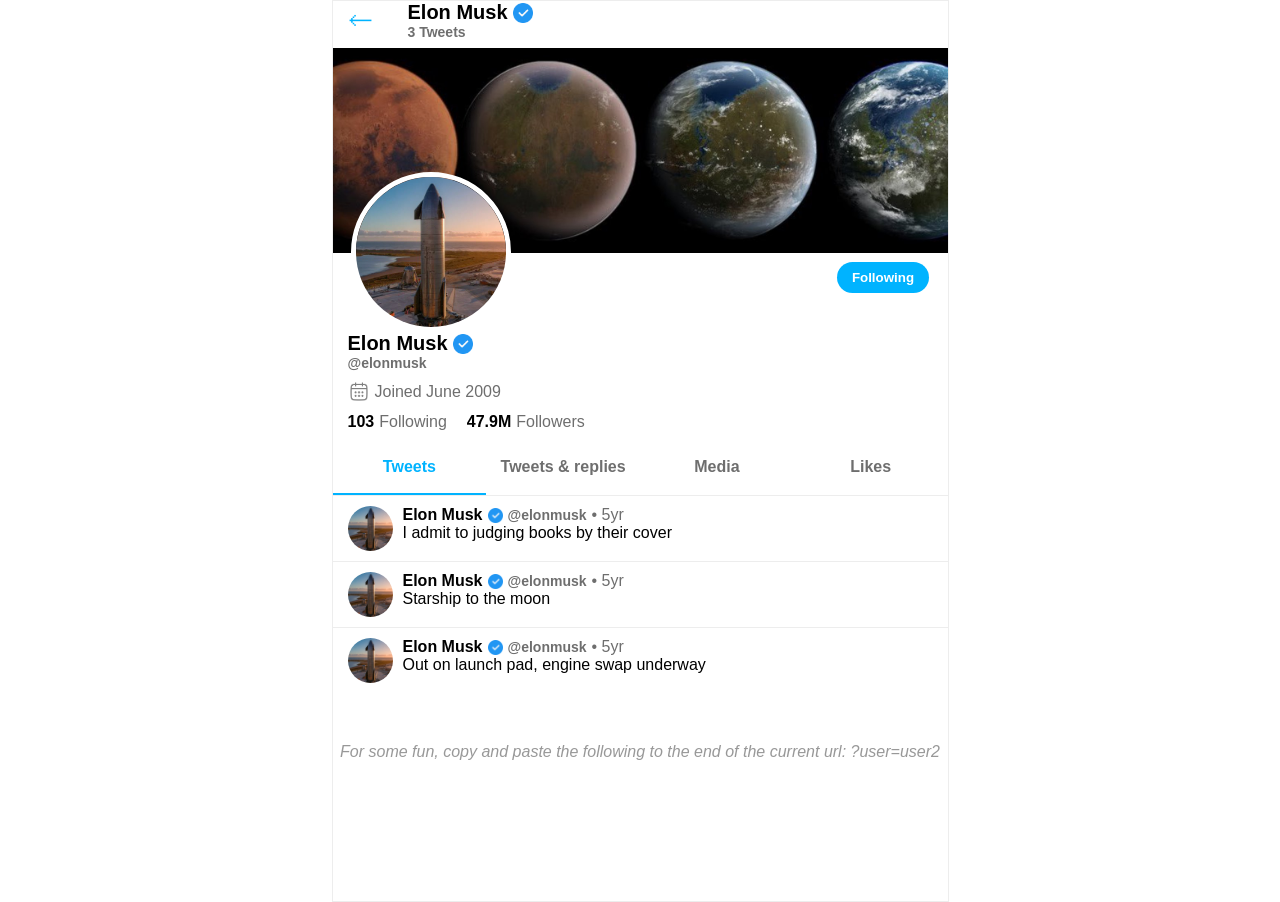
<file: index.html>
<!DOCTYPE html>
<html lang="en">
<head>
    <meta charset="UTF-8">
    <meta name="viewport" content="width=device-width, initial-scale=1.0">
    <title>Twitter Profile</title>
    <link rel="stylesheet" href="dynamicTwitter.css">
</head>
<body>
    <div class="content-container">
        <div class="header-container">

        </div>
        <div class="cover-container">

        </div>
        <div class="profile-container">

        </div>
        <div class="tweets-container">
            
        </div>
        <div style="font-style: italic; text-align: center; margin-top: 50px; opacity: 0.4;">For some fun, copy and paste the following to the end of the current url: ?user=user2</div>
    </div>
    <script src="dynamicTwitter.js"></script>
</body>
</html>
</file>
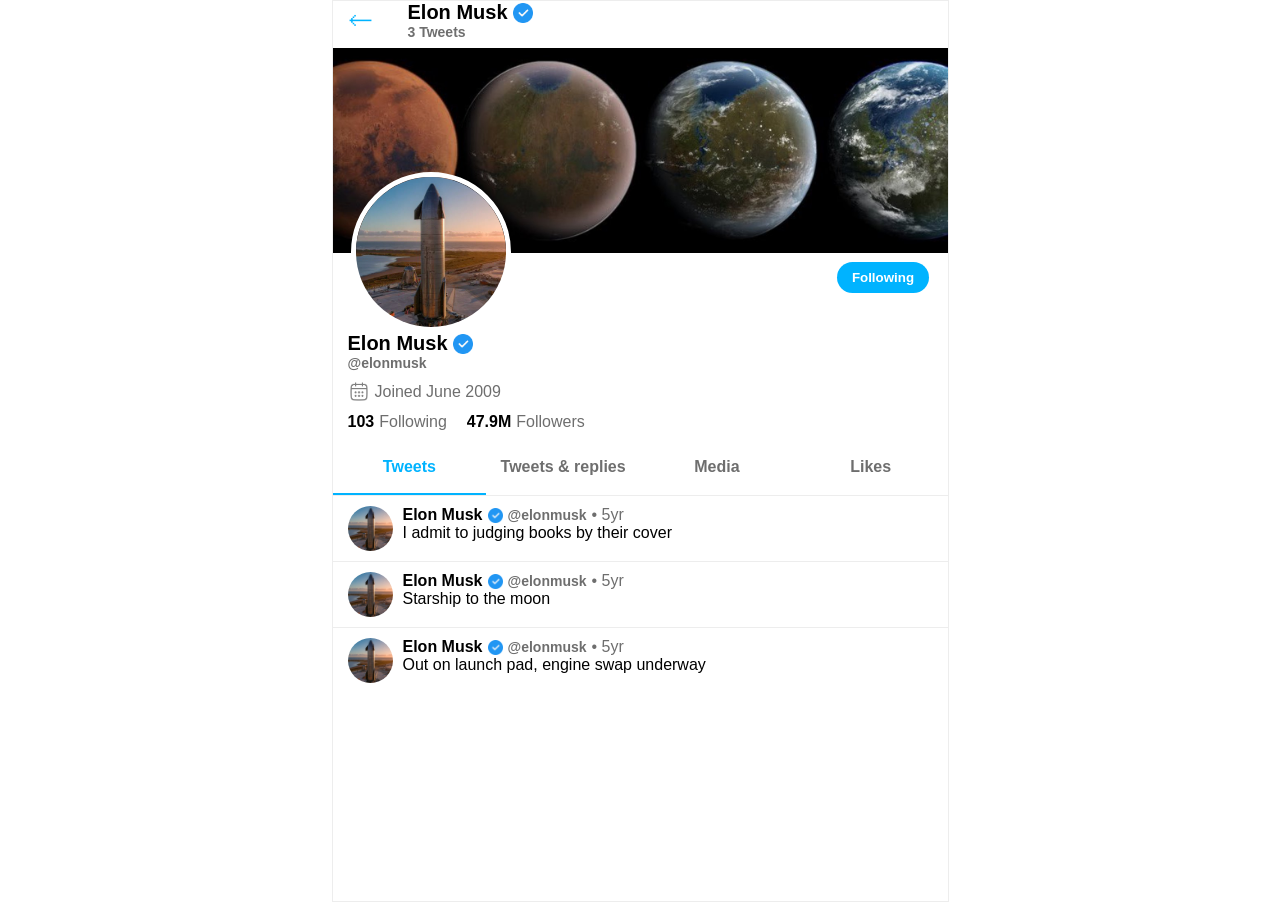
<file: dynamicTwitter.html>
<!DOCTYPE html>
<html lang="en">
<head>
    <meta charset="UTF-8">
    <meta name="viewport" content="width=device-width, initial-scale=1.0">
    <title>Twitter Profile</title>
    <link rel="stylesheet" href="dynamicTwitter.css">
</head>
<body>
    <div class="content-container">
        <div class="header-container">

        </div>
        <div class="cover-container">

        </div>
        <div class="profile-container">

        </div>
        <div class="tweets-container">
            
        </div>
    </div>
    <script src="dynamicTwitter.js"></script>
</body>
</html>
</file>
<file: dynamicTwitter.css>
html, body, p {
    margin: 0;
    padding: 0;
    box-sizing: border-box;
    font-family: "TwitterChirp", -apple-system, BlinkMacSystemFont, "Segoe UI", Roboto, Helvetica, Arial, sans-serif;
}
.content-container {
    border: 1px solid rgba(195, 195, 195, 0.301);
    height: 100vh;
    width: 75%;
    margin: auto;
    max-width: 615px;
    min-width: 375px;
}
.light-color-font {
    color: rgb(110, 110, 110);
}
.header-container {
    width: 100%;
    color: black;
    display: flex;
    gap: 20px;
}
.cover-container {
    margin-top: 8px;
}
.profile-container {
    position: relative;
    padding-top: 75px;
    padding-left: 15px;
}
.tweets-container {
    color: black;
}
.back-btn {
    border: none;
    background-color: white;
    color: #00b3ff;
    font-size: 25px;
    padding: 5px 15px;
}
.display-name-container {
    display: flex;
    align-items: center;
    gap: 5px;
}
.display-name {
    font-size: 20px;
    margin: 0;
}
.verified-icon {
    width: 20px;
}
.tweet-count {
    margin: 0;
    font-size: 14px;
    font-weight: 600;
}
.cover-image {
    width: 100%;
    object-fit: cover;
}
.profile-image {
    border-radius: 500px;
    width: 150px;
    position: absolute;
    top: -85px;
    left: 3%;
    border: 5px solid white;
}
.follow-btn {
    position: absolute;
    top: 5px;
    right: 3%; 
}
.follow-btn:hover {
    cursor: pointer;
    opacity: 0.6;
}
.user-name {
    font-size: 14px;
    font-weight: 600;
}
.joined-date {
    display: flex;
    align-items: center;
    gap: 5px;
    font-size: 16px;
    margin: 10px 0;
}
.calendar-icon {
    width:22px;
    opacity: 0.5;
}
.follow-count-container {
    display: flex;
    gap: 20px;
    margin-bottom: 10px;
}
.following-container, .followers-container {
    display: flex;
    gap: 5px;
}
.follow-count {
    font-weight: 700;
}
.tabs {
    display: flex;
}
.tab {
    width: 100%;
    display: flex;
    justify-content: center;
    font-weight: 700;
    padding: 17px 0;
    border-bottom: 2px solid transparent;
}
.tab:hover {
    opacity: 0.6;
    cursor: pointer;
}
.active-tab {
    border-bottom: 2px solid #00b3ff;
    color: #00b3ff;
}
.tweet {
    border-top: 1px solid rgba(195, 195, 195, 0.301);
    display: flex;
    gap: 10px;
    padding: 10px 15px;
}
.tweet-user-info {
    display: flex;
    align-items: center;
    gap: 5px;
}
.small-profile-image {
    width: 45px;
    border-radius: 500px;
    height: 100%;
}
.tweet-content .display-name {
    font-size: 16px;
}
.tweet-content .verified-icon {
    width: 15px;
}

/* On screens that are 600px wide or less, make the columns stack on top of each other instead of next to each other */
@media screen and (max-width: 560px) {
    .profile-image {
        width: 120px;
        position: absolute;
        top: -80px;
        left: 3%;
    }
}
</file>
